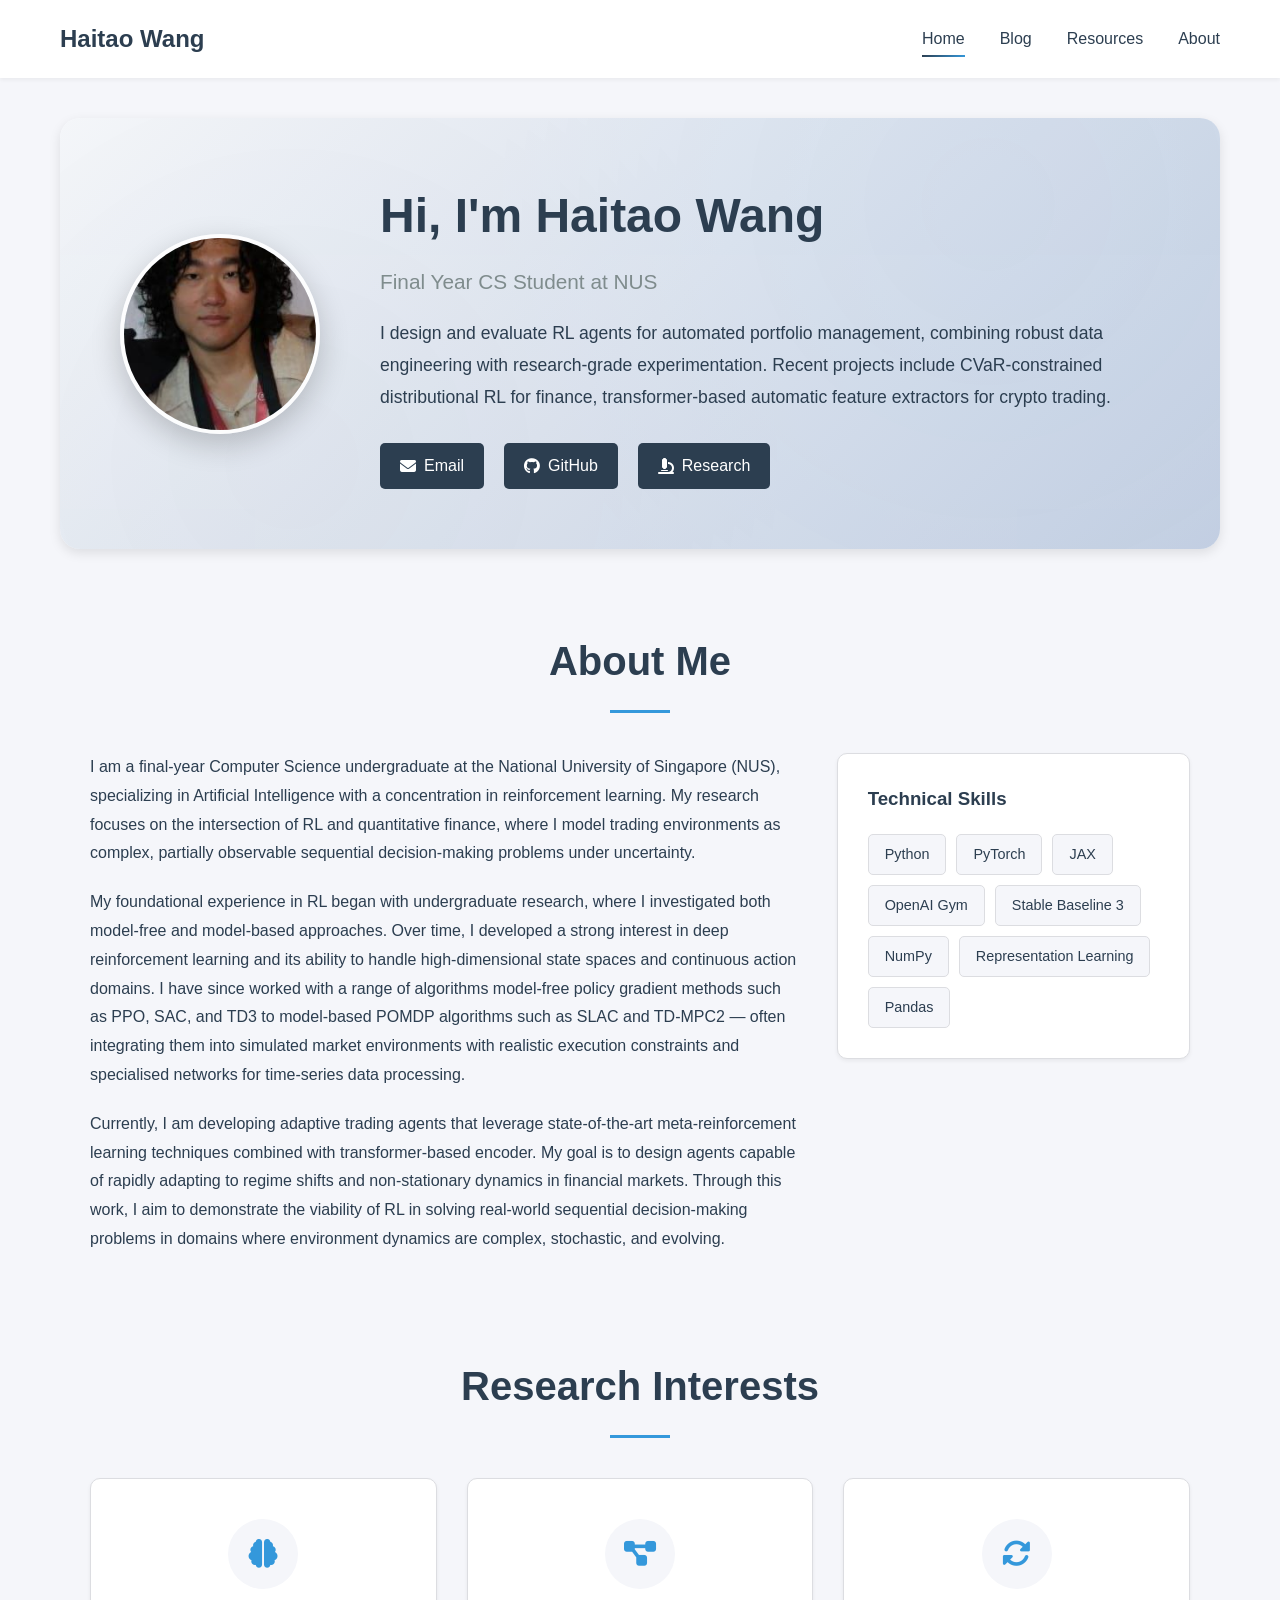
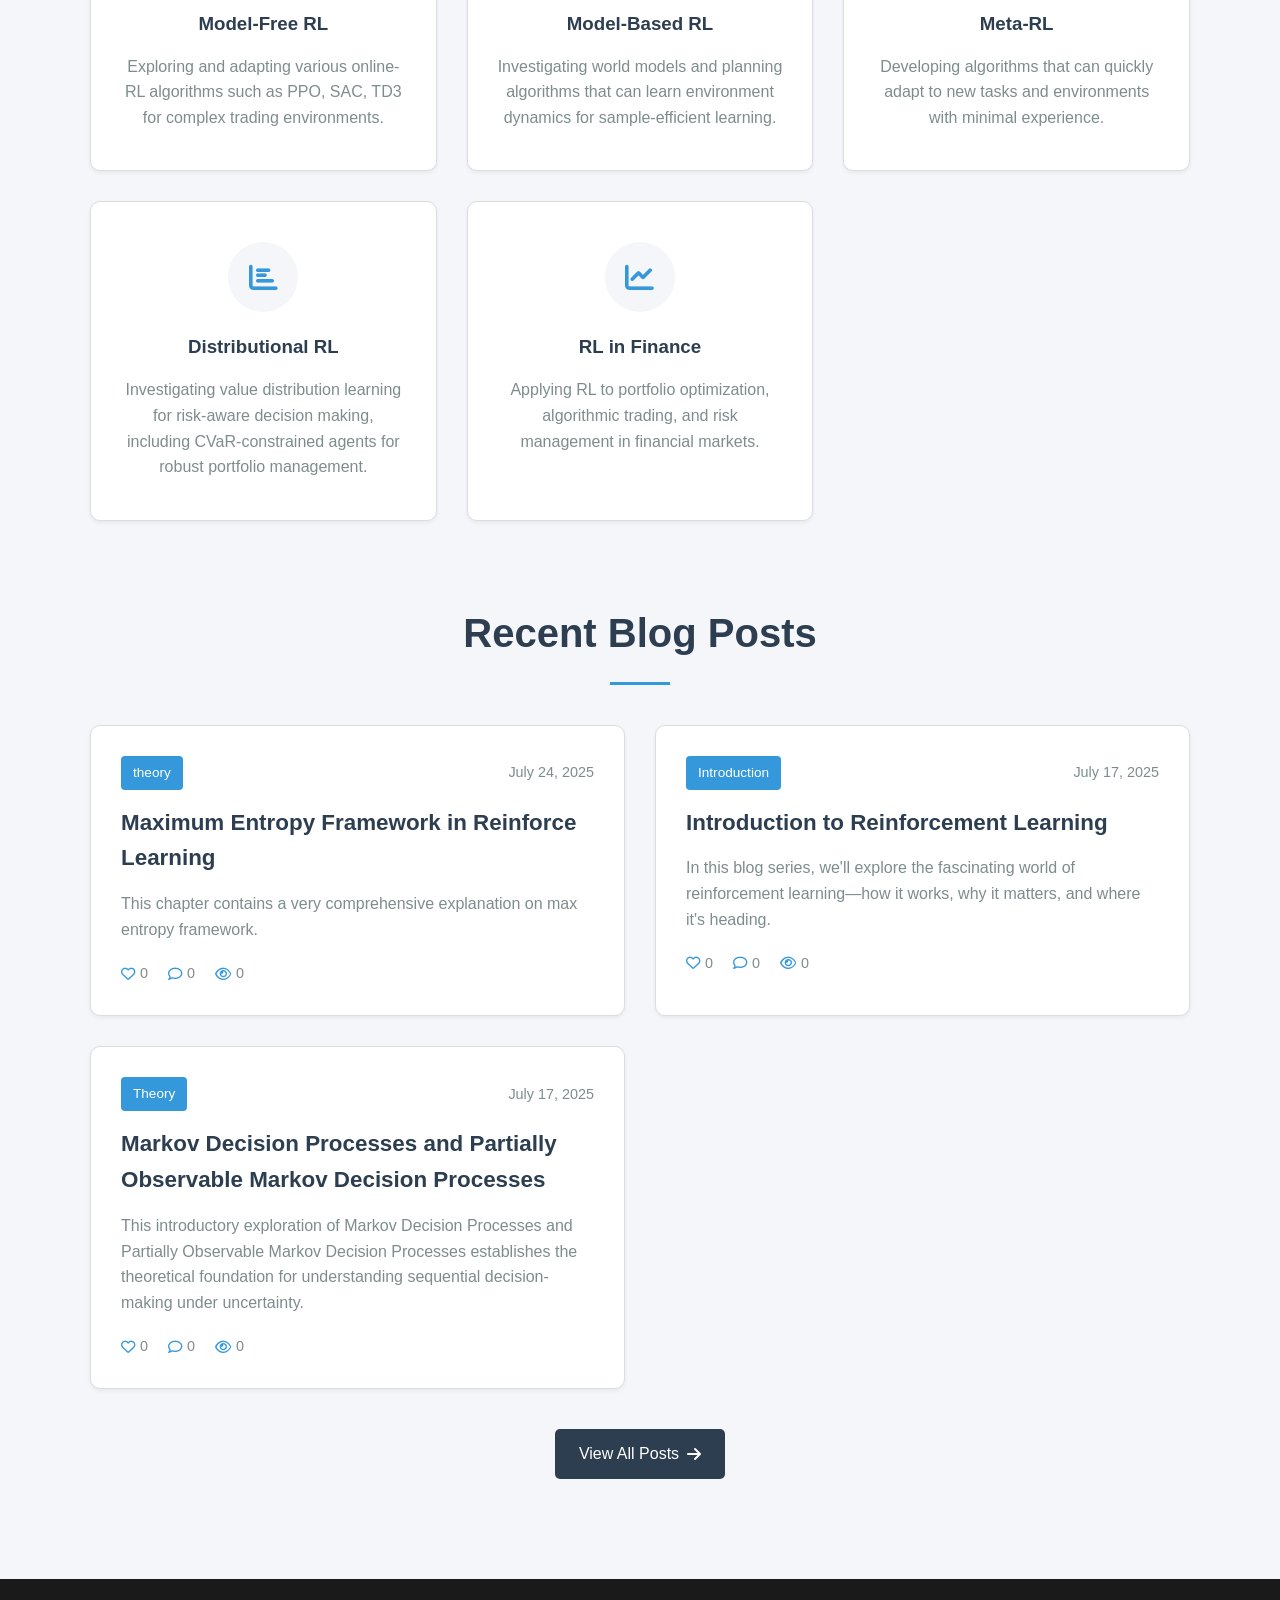
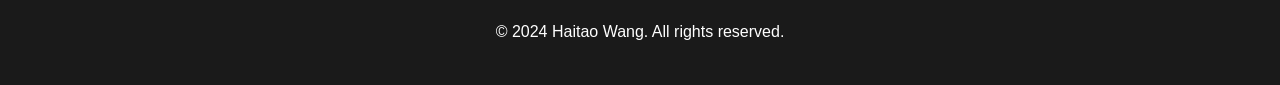
<file: index.html>
<!DOCTYPE html>
<html lang="en">
<head>
    <meta charset="UTF-8">
    <meta name="viewport" content="width=device-width, initial-scale=1.0">
    <title>Haitao Wang</title>
    <link rel="stylesheet" href="css/style.css">
    <link rel="stylesheet" href="https://cdnjs.cloudflare.com/ajax/libs/font-awesome/6.4.0/css/all.min.css">
</head>
<body>
<header>
    <div class="container">
        <nav>
            <a href="index.html" class="nav-logo">Haitao Wang</a>
            <div class="nav-links">
                <a href="index.html">Home</a>
                <a href="blog.html">Blog</a>
                <a href="resources.html">Resources</a>
                <a href="about.html">About</a>
            </div>
        </nav>
    </div>
</header>

<div class="container">
    <!-- Hero Section -->
    <div class="hero-section">
        <div class="hero-bg-animation"></div>
        <div class="hero-content-wrapper">
            <img src="images/profile.jpeg" alt="Haitao Wang" class="profile-image">
            <div class="hero-content">
                <h1 class="hero-title">Hi, I'm Haitao Wang</h1>
                <div class="hero-subtitle"> Final Year CS Student at NUS</div>
                <p class="hero-description">
                    I design and evaluate RL agents for automated portfolio management, combining robust data engineering with research-grade experimentation.
                    Recent projects include CVaR-constrained distributional RL for finance, transformer-based automatic feature extractors for crypto trading.
                <div class="hero-links">
                    <a href="mailto:e1070551@u.nus.edu" class="hero-link"><i class="fas fa-envelope"></i> Email</a>
                    <a href="https://github.com/HAITAO2003" class="hero-link"><i class="fab fa-github"></i> GitHub</a>
                    <a href="#research" class="hero-link"><i class="fas fa-microscope"></i> Research</a>
                </div>
            </div>
        </div>
    </div>

    <!-- About Section -->
    <section class="about-section">
        <div class="section-content">
            <h2 class="section-title">About Me</h2>
            <div class="about-grid">
                <div class="about-text">
                    <p> I am a final-year Computer Science undergraduate at the National University of Singapore (NUS),
                        specializing in Artificial Intelligence with a concentration in reinforcement learning. My research
                        focuses on the intersection of RL and quantitative finance, where I model trading environments as complex,
                        partially observable sequential decision-making problems under uncertainty.
                    </p>
                    <p> My foundational experience in RL began with undergraduate research, where I investigated both
                        model-free and model-based approaches. Over time, I developed a strong interest in deep reinforcement
                        learning and its ability to handle high-dimensional state spaces and continuous action domains.
                        I have since worked with a range of algorithms model-free policy gradient methods
                        such as PPO, SAC, and TD3 to model-based POMDP algorithms such as SLAC and TD-MPC2 — often integrating
                        them into simulated market environments with realistic execution constraints and specialised networks
                        for time-series data processing.
                    </p>
                    <p> Currently, I am developing adaptive trading agents that leverage state-of-the-art meta-reinforcement
                        learning techniques combined with transformer-based encoder. My goal is to design agents
                        capable of rapidly adapting to regime shifts and non-stationary dynamics in financial markets.
                        Through this work, I aim to demonstrate the viability of RL in solving real-world sequential
                        decision-making problems in domains where environment dynamics are complex, stochastic,
                        and evolving. </p>
                </div>
                <div class="skills-card">
                    <h3>Technical Skills</h3>
                    <div class="skill-tags">
                        <span class="skill-tag">Python</span>
                        <span class="skill-tag">PyTorch</span>
                        <span class="skill-tag">JAX</span>
                        <span class="skill-tag">OpenAI Gym</span>
                        <span class="skill-tag">Stable Baseline 3</span>
                        <span class="skill-tag">NumPy</span>
                        <span class="skill-tag">Representation Learning</span>
                        <span class="skill-tag">Pandas</span>
                    </div>
                </div>
            </div>
        </div>
    </section>

    <!-- Research Interests -->
    <section id="research" class="research-section">
        <div class="section-content">
            <h2 class="section-title">Research Interests</h2>
            <div class="research-grid">
                <div class="research-card">
                    <div class="research-icon"><i class="fas fa-brain"></i></div>
                    <h3>Model-Free RL</h3>
                    <p>Exploring and adapting various online-RL algorithms such as PPO, SAC, TD3 for complex trading environments.</p>
                </div>
                <div class="research-card">
                    <div class="research-icon"><i class="fas fa-project-diagram"></i></div>
                    <h3>Model-Based RL</h3>
                    <p>Investigating world models and planning algorithms that can learn environment dynamics for sample-efficient learning.</p>
                </div>
                <div class="research-card">
                    <div class="research-icon"><i class="fas fa-sync-alt"></i></div>
                    <h3>Meta-RL</h3>
                    <p>Developing algorithms that can quickly adapt to new tasks and environments with minimal experience.</p>
                </div>
                <div class="research-card">
                    <div class="research-icon"><i class="fas fa-chart-bar"></i></div>
                    <h3>Distributional RL</h3>
                    <p>Investigating value distribution learning for risk-aware decision making, including CVaR-constrained agents for robust portfolio management.</p>
                </div>
                <div class="research-card">
                    <div class="research-icon"><i class="fas fa-chart-line"></i></div>
                    <h3>RL in Finance</h3>
                    <p>Applying RL to portfolio optimization, algorithmic trading, and risk management in financial markets.</p>
                </div>
            </div>
        </div>
    </section>

    <!-- Recent Blog Posts -->
    <section class="blog-section">
        <div class="section-content">
            <h2 class="section-title">Recent Blog Posts</h2>
            <div class="recent-posts" id="home-recent-posts">
                <!-- Blog posts will be dynamically loaded here -->
            </div>
            <div class="blog-cta">
                <a href="blog.html" class="btn-primary">View All Posts <i class="fas fa-arrow-right"></i></a>
            </div>
        </div>
    </section>
</div>

<footer>
    <div class="container">
        <p>&copy; 2024 Haitao Wang. All rights reserved.</p>
    </div>
</footer>

<script src="js/main.js"></script>
</body>
</html>
</file>
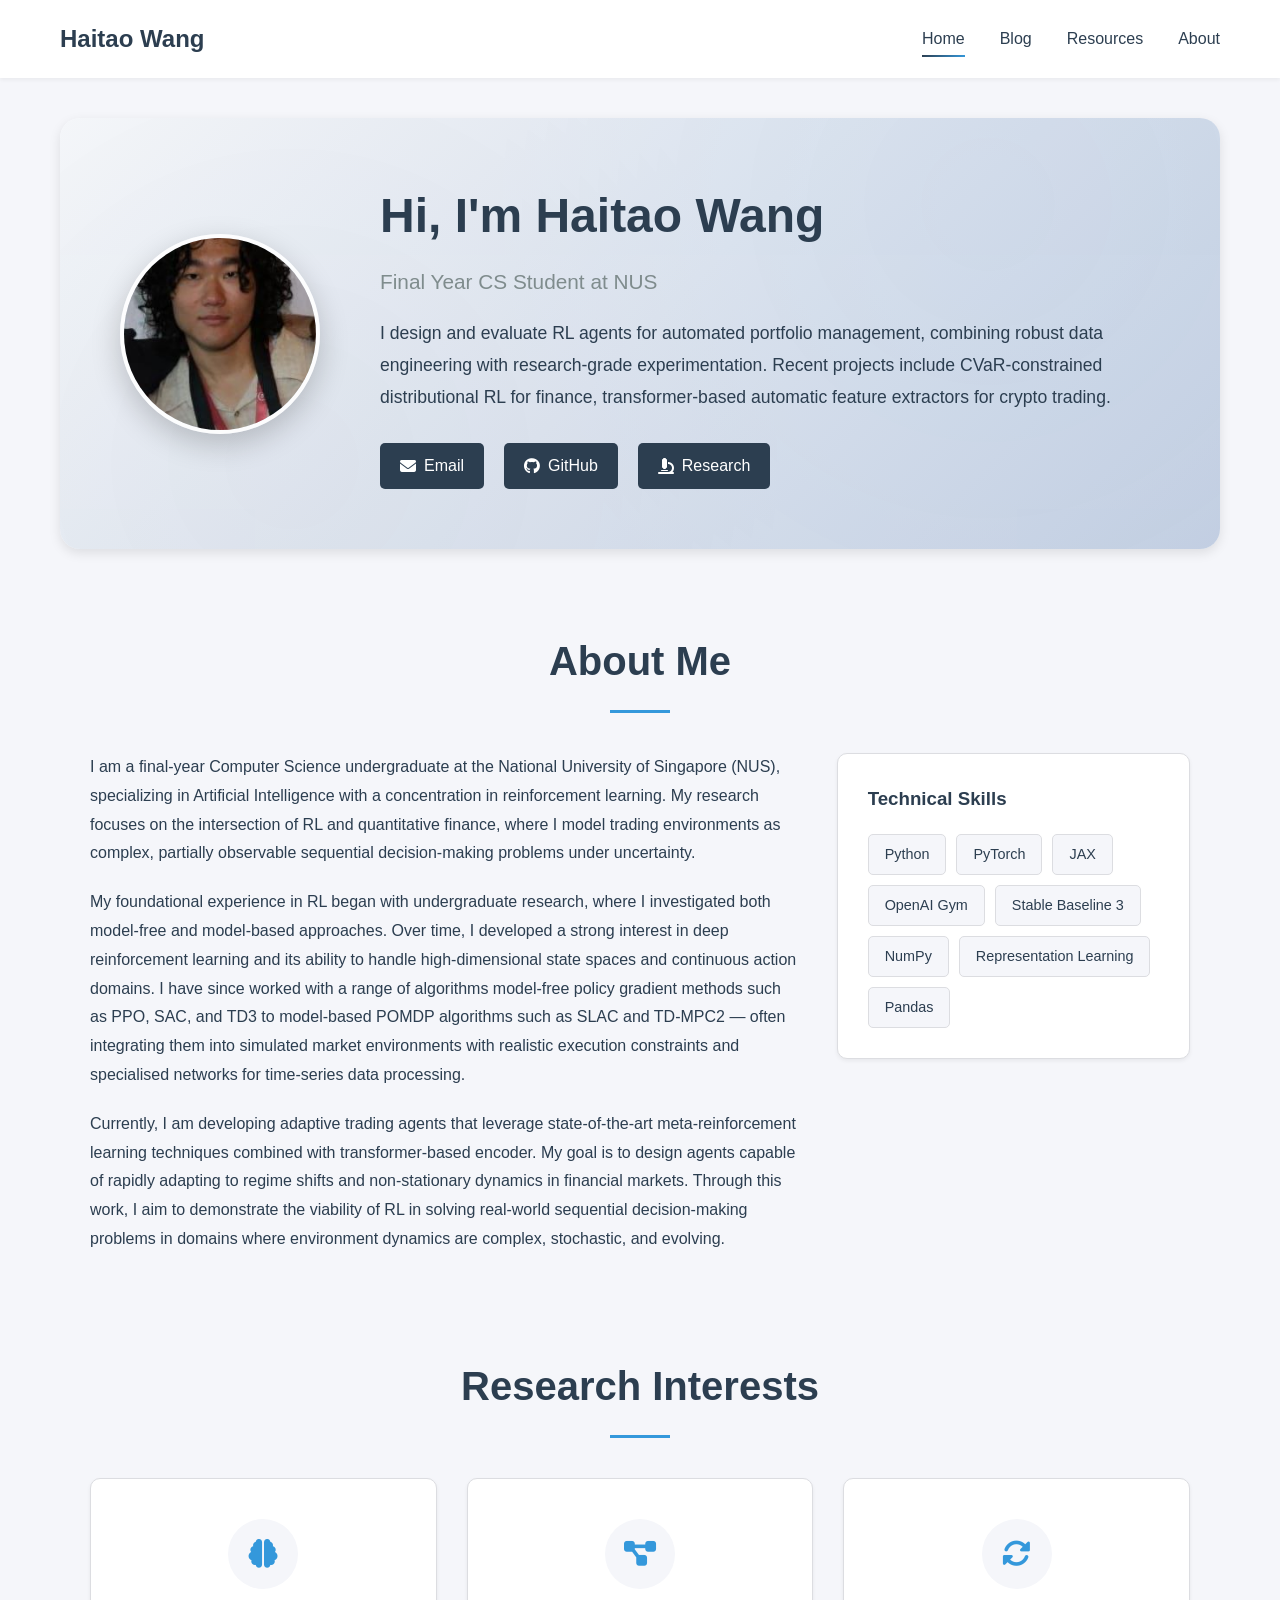
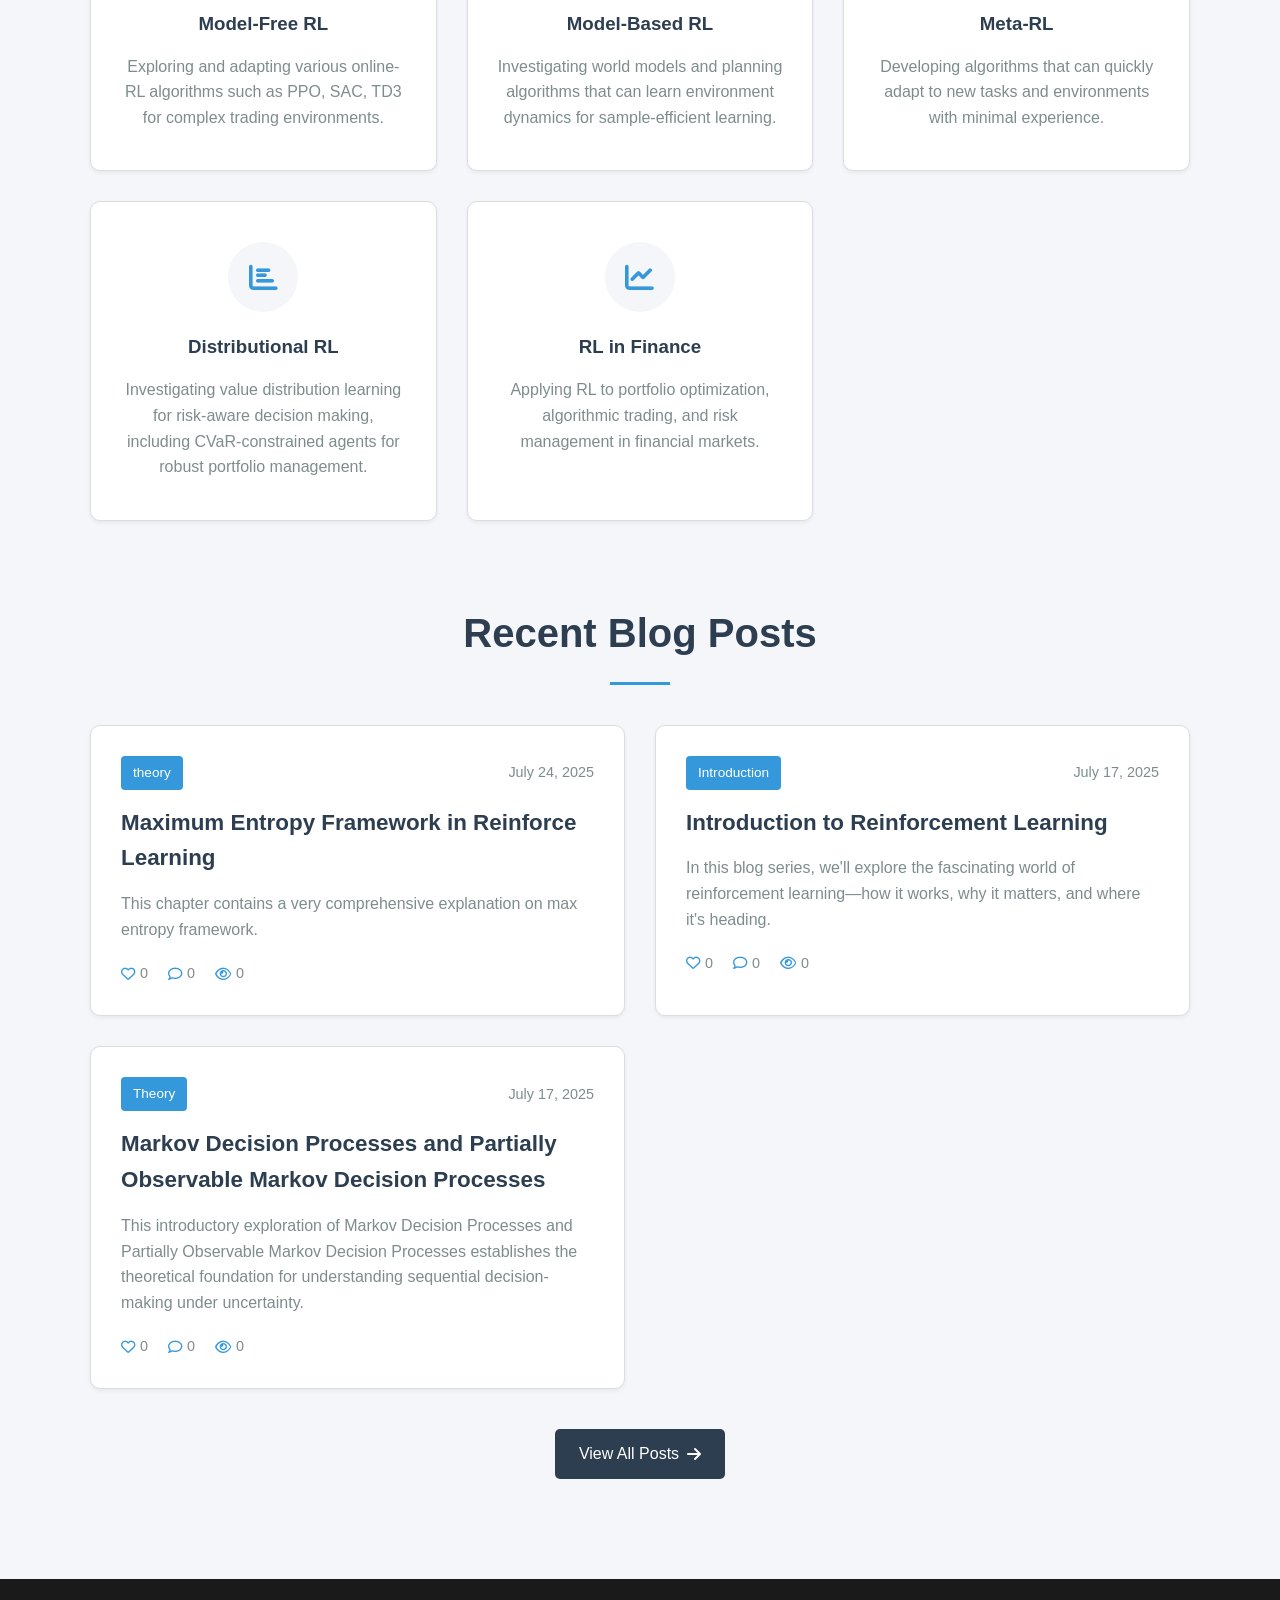
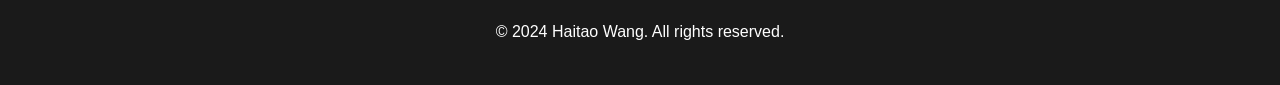
<file: about.html>
<!DOCTYPE html>
<html lang="en">
<head>
    <meta charset="UTF-8">
    <meta http-equiv="refresh" content="0; url=index.html">
    <title>Redirecting...</title>
    <script>
        window.location.href = "index.html";
    </script>
</head>
<body>
<p>Redirecting to home page...</p>
</body>
</html>
</file>
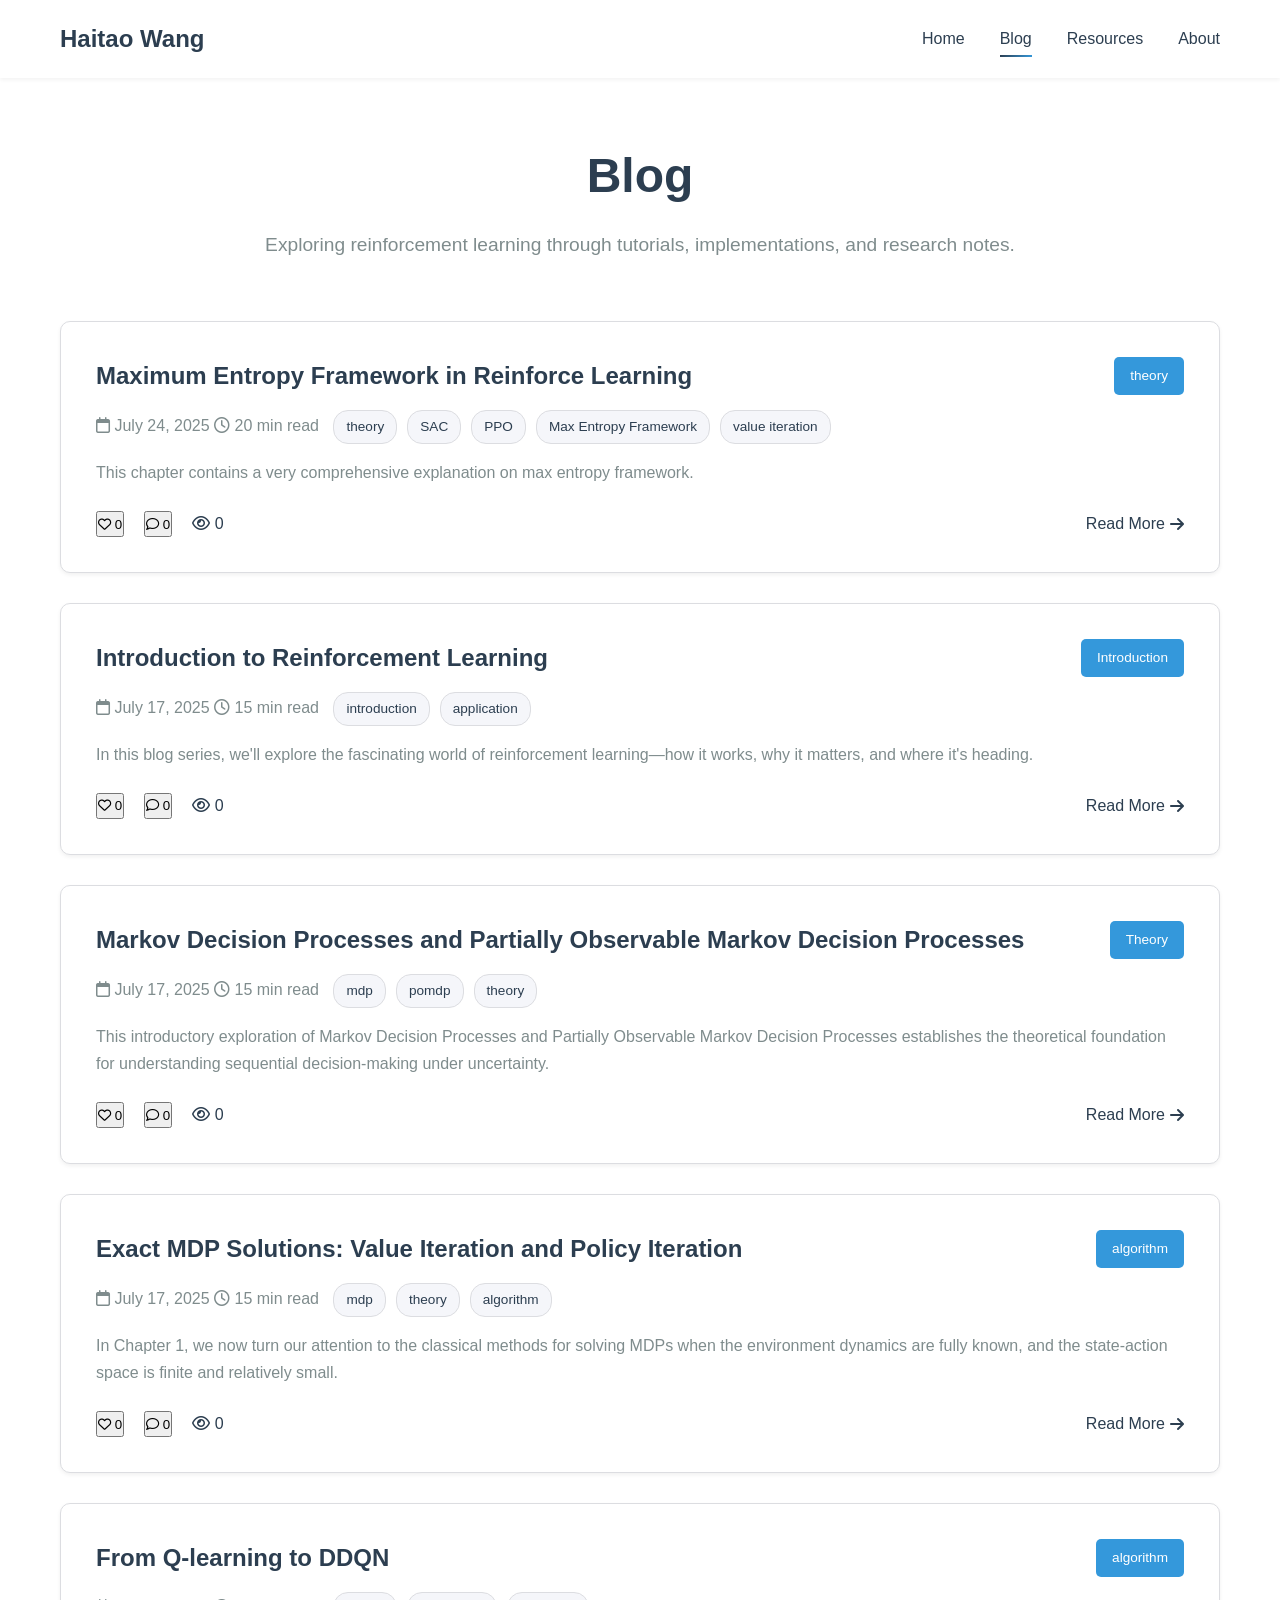
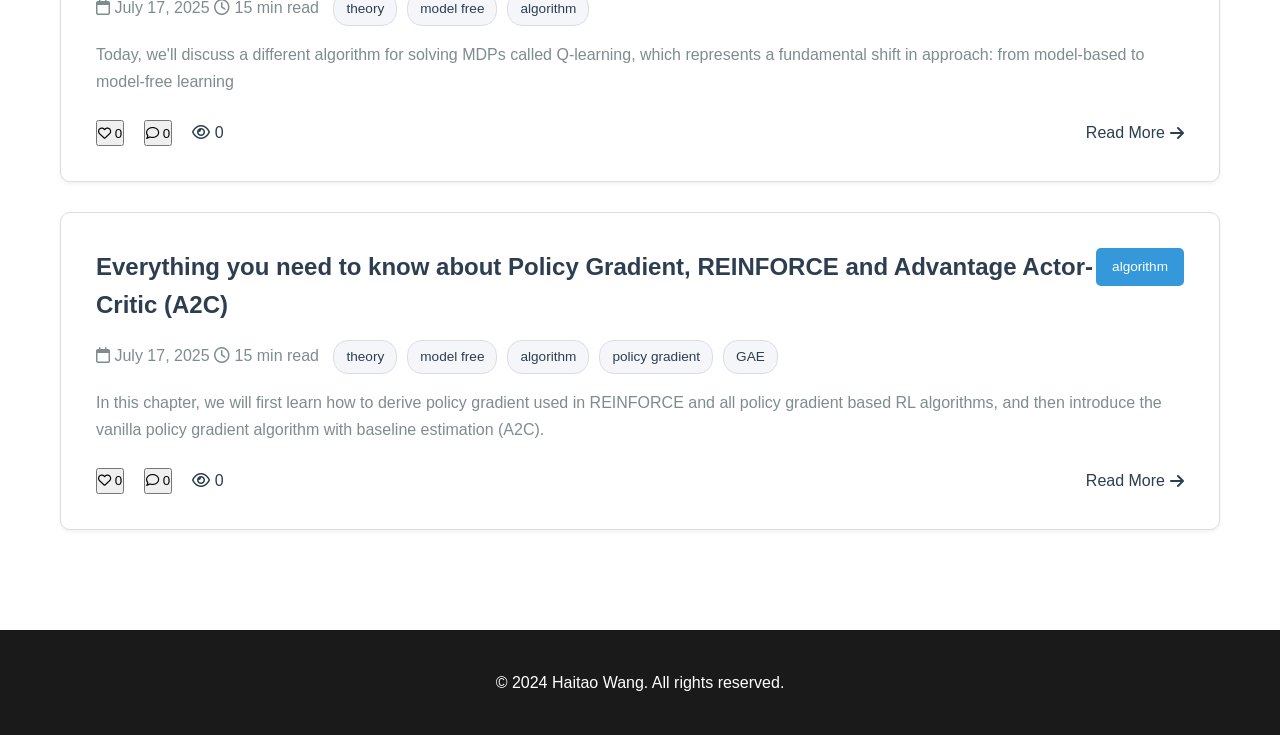
<file: blog.html>
<!DOCTYPE html>
<html lang="en">
<head>
    <meta charset="UTF-8">
    <meta name="viewport" content="width=device-width, initial-scale=1.0">
    <title>Blog - Haitao Wang</title>
    <link rel="stylesheet" href="css/style.css">
    <link rel="stylesheet" href="https://cdnjs.cloudflare.com/ajax/libs/font-awesome/6.4.0/css/all.min.css">
</head>
<body class="blog-page-body">
<header>
    <div class="container">
        <nav>
            <a href="index.html" class="nav-logo">Haitao Wang</a>
            <div class="nav-links">
                <a href="index.html">Home</a>
                <a href="blog.html">Blog</a>
                <a href="resources.html">Resources</a>
                <a href="about.html">About</a>
            </div>
        </nav>
    </div>
</header>

<div class="container">
    <div class="blog-header">
        <h1 class="page-title">Blog</h1>
        <p class="page-subtitle">Exploring reinforcement learning through tutorials, implementations, and research notes.</p>
    </div>

    <div class="blog-list" id="blog-list-container">
        <!-- Blog posts will be dynamically loaded here -->
    </div>
</div>

<footer>
    <div class="container">
        <p>&copy; 2024 Haitao Wang. All rights reserved.</p>
    </div>
</footer>

<script src="js/main.js"></script>
</body>
</html>
</file>
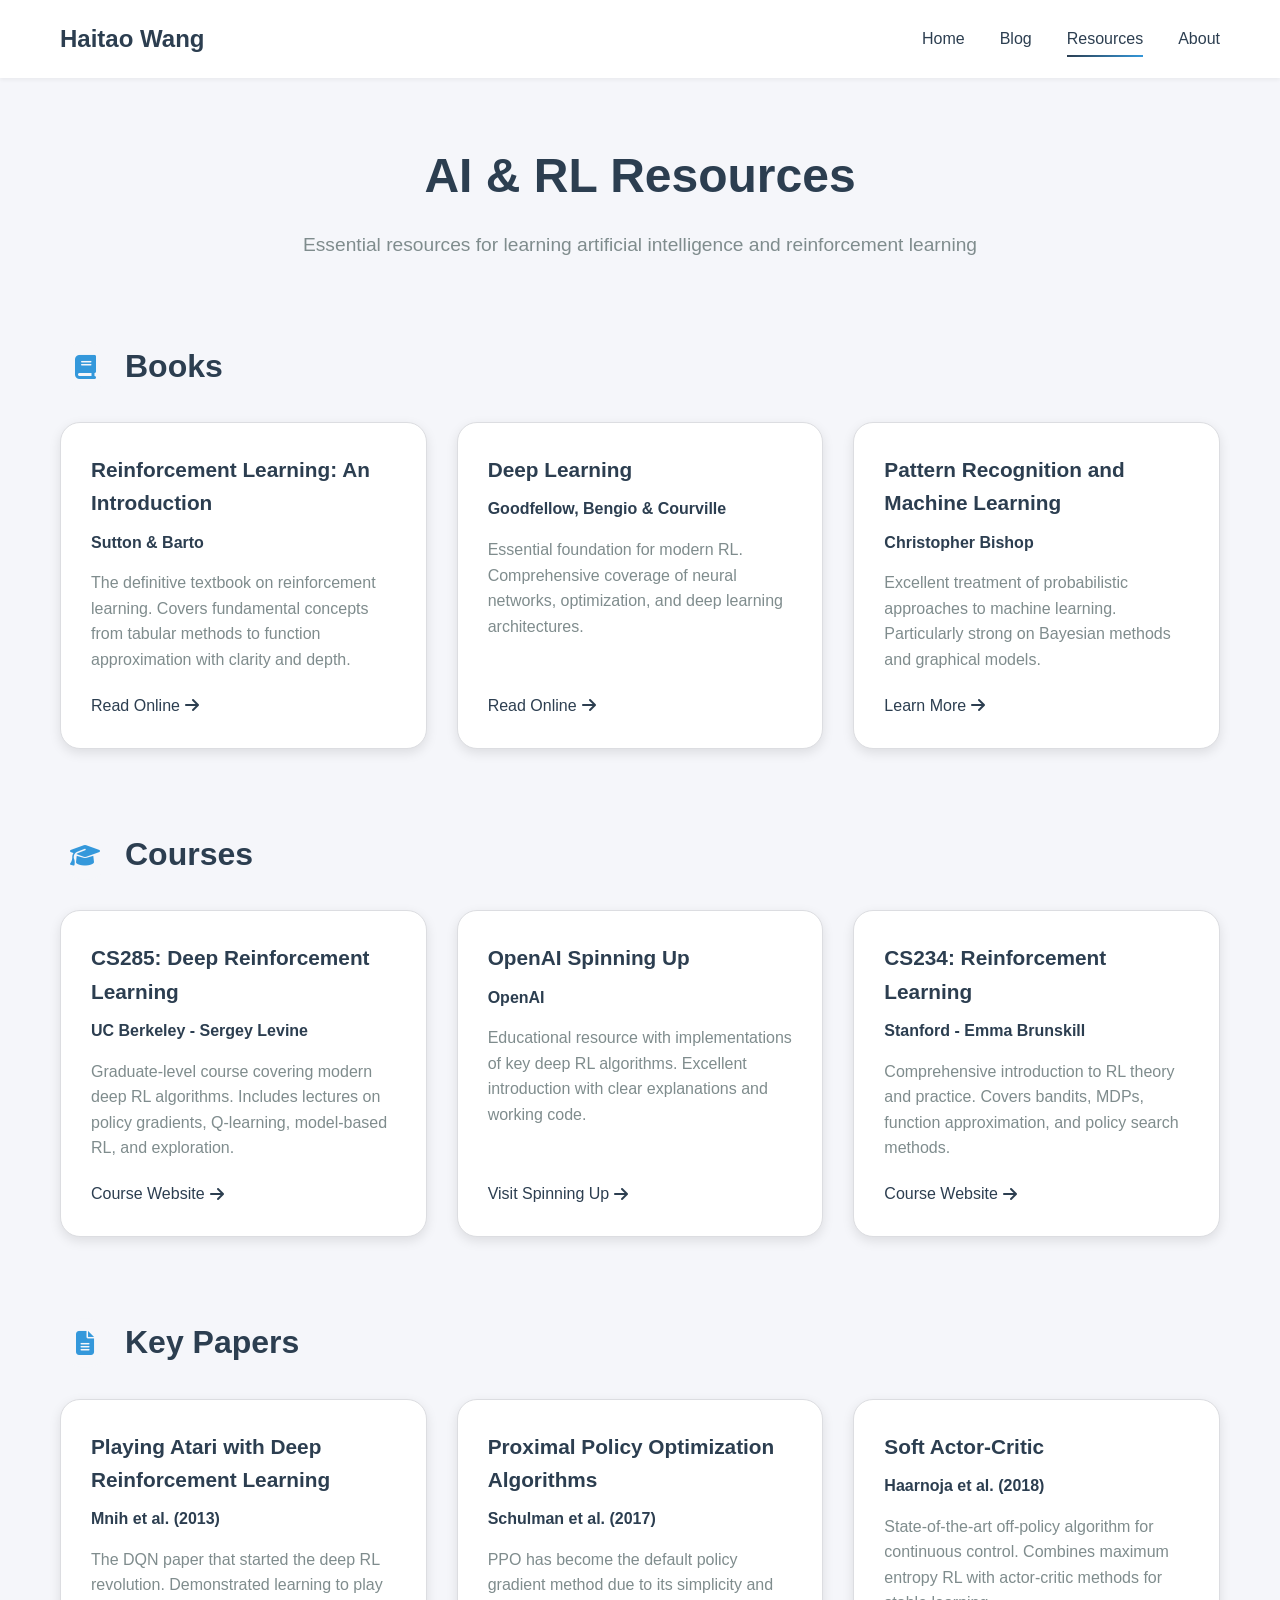
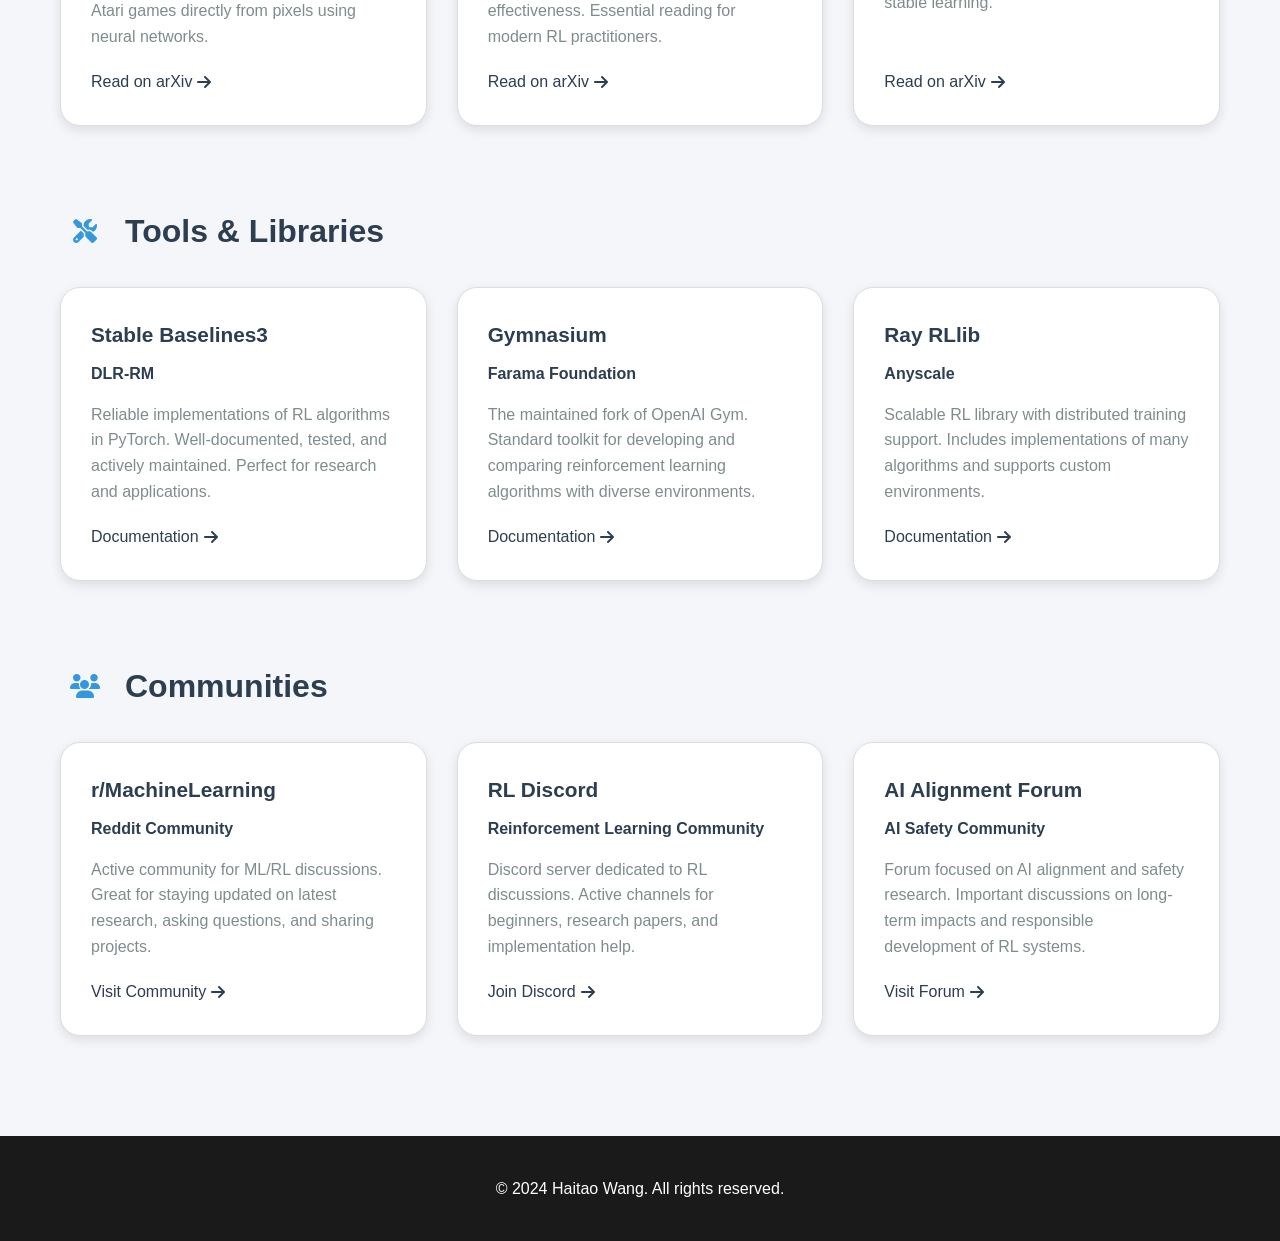
<file: resources.html>
<!DOCTYPE html>
<html lang="en">
<head>
    <meta charset="UTF-8">
    <meta name="viewport" content="width=device-width, initial-scale=1.0">
    <title>Resources - Haitao Wang</title>
    <link rel="stylesheet" href="css/style.css">
    <link rel="stylesheet" href="https://cdnjs.cloudflare.com/ajax/libs/font-awesome/6.4.0/css/all.min.css">
    <style>
        .resources-header {
            text-align: center;
            margin: 60px 0;
        }

        .resources-section {
            margin-bottom: 60px;
        }

        .resources-grid {
            display: grid;
            grid-template-columns: repeat(auto-fit, minmax(350px, 1fr));
            gap: 30px;
            margin-bottom: 40px;
        }

        .resource-card {
            background: var(--card-bg);
            padding: 30px;
            border-radius: 20px;
            box-shadow: var(--shadow-md);
            transition: all 0.3s ease;
            border: 1px solid var(--border-color);
            height: 100%;
            display: flex;
            flex-direction: column;
        }

        .resource-card:hover {
            transform: translateY(-5px);
            box-shadow: var(--shadow-lg);
            border-color: var(--accent-color);
        }

        .resource-title {
            font-size: 1.3rem;
            color: var(--text-dark);
            margin-bottom: 10px;
        }

        .resource-author {
            color: var(--primary-color);
            font-weight: 600;
            margin-bottom: 15px;
        }

        .resource-description {
            color: var(--text-light);
            line-height: 1.6;
            margin-bottom: 20px;
            flex-grow: 1;
        }

        .resource-link {
            display: inline-flex;
            align-items: center;
            gap: 5px;
            color: var(--primary-color);
            text-decoration: none;
            font-weight: 500;
            transition: gap 0.3s ease;
        }

        .resource-link:hover {
            gap: 10px;
        }

        .section-header {
            display: flex;
            align-items: center;
            gap: 15px;
            margin-bottom: 30px;
        }

        .section-icon {
            width: 50px;
            height: 50px;
            background: var(--light-bg);
            border-radius: 50%;
            display: flex;
            align-items: center;
            justify-content: center;
            font-size: 1.5rem;
            color: var(--accent-color);
        }

        .section-header h2 {
            font-size: 2rem;
            color: var(--primary-color);
            margin: 0;
        }

        @media (max-width: 768px) {
            .resources-grid {
                grid-template-columns: 1fr;
            }
        }
    </style>
</head>
<body>
<header>
    <div class="container">
        <nav>
            <a href="index.html" class="nav-logo">Haitao Wang</a>
            <div class="nav-links">
                <a href="index.html">Home</a>
                <a href="blog.html">Blog</a>
                <a href="resources.html">Resources</a>
                <a href="about.html">About</a>
            </div>
        </nav>
    </div>
</header>

<div class="container">
    <div class="resources-header">
        <h1 class="page-title">AI & RL Resources</h1>
        <p class="page-subtitle">Essential resources for learning artificial intelligence and reinforcement learning</p>
    </div>

    <!-- Books Section -->
    <section class="resources-section">
        <div class="section-header">
            <div class="section-icon">
                <i class="fas fa-book"></i>
            </div>
            <h2>Books</h2>
        </div>
        <div class="resources-grid">
            <div class="resource-card">
                <h3 class="resource-title">Reinforcement Learning: An Introduction</h3>
                <p class="resource-author">Sutton & Barto</p>
                <p class="resource-description">
                    The definitive textbook on reinforcement learning. Covers fundamental concepts from
                    tabular methods to function approximation with clarity and depth.
                </p>
                <a href="http://incompleteideas.net/book/the-book-2nd.html" target="_blank" class="resource-link">
                    Read Online <i class="fas fa-arrow-right"></i>
                </a>
            </div>

            <div class="resource-card">
                <h3 class="resource-title">Deep Learning</h3>
                <p class="resource-author">Goodfellow, Bengio & Courville</p>
                <p class="resource-description">
                    Essential foundation for modern RL. Comprehensive coverage of neural networks,
                    optimization, and deep learning architectures.
                </p>
                <a href="https://www.deeplearningbook.org/" target="_blank" class="resource-link">
                    Read Online <i class="fas fa-arrow-right"></i>
                </a>
            </div>

            <div class="resource-card">
                <h3 class="resource-title">Pattern Recognition and Machine Learning</h3>
                <p class="resource-author">Christopher Bishop</p>
                <p class="resource-description">
                    Excellent treatment of probabilistic approaches to machine learning. Particularly
                    strong on Bayesian methods and graphical models.
                </p>
                <a href="https://www.microsoft.com/en-us/research/people/cmbishop/prml-book/" target="_blank" class="resource-link">
                    Learn More <i class="fas fa-arrow-right"></i>
                </a>
            </div>
        </div>
    </section>

    <!-- Courses Section -->
    <section class="resources-section">
        <div class="section-header">
            <div class="section-icon">
                <i class="fas fa-graduation-cap"></i>
            </div>
            <h2>Courses</h2>
        </div>
        <div class="resources-grid">
            <div class="resource-card">
                <h3 class="resource-title">CS285: Deep Reinforcement Learning</h3>
                <p class="resource-author">UC Berkeley - Sergey Levine</p>
                <p class="resource-description">
                    Graduate-level course covering modern deep RL algorithms. Includes lectures on
                    policy gradients, Q-learning, model-based RL, and exploration.
                </p>
                <a href="http://rail.eecs.berkeley.edu/deeprlcourse/" target="_blank" class="resource-link">
                    Course Website <i class="fas fa-arrow-right"></i>
                </a>
            </div>

            <div class="resource-card">
                <h3 class="resource-title">OpenAI Spinning Up</h3>
                <p class="resource-author">OpenAI</p>
                <p class="resource-description">
                    Educational resource with implementations of key deep RL algorithms. Excellent
                    introduction with clear explanations and working code.
                </p>
                <a href="https://spinningup.openai.com/" target="_blank" class="resource-link">
                    Visit Spinning Up <i class="fas fa-arrow-right"></i>
                </a>
            </div>

            <div class="resource-card">
                <h3 class="resource-title">CS234: Reinforcement Learning</h3>
                <p class="resource-author">Stanford - Emma Brunskill</p>
                <p class="resource-description">
                    Comprehensive introduction to RL theory and practice. Covers bandits, MDPs,
                    function approximation, and policy search methods.
                </p>
                <a href="https://web.stanford.edu/class/cs234/" target="_blank" class="resource-link">
                    Course Website <i class="fas fa-arrow-right"></i>
                </a>
            </div>
        </div>
    </section>

    <!-- Papers Section -->
    <section class="resources-section">
        <div class="section-header">
            <div class="section-icon">
                <i class="fas fa-file-alt"></i>
            </div>
            <h2>Key Papers</h2>
        </div>
        <div class="resources-grid">
            <div class="resource-card">
                <h3 class="resource-title">Playing Atari with Deep Reinforcement Learning</h3>
                <p class="resource-author">Mnih et al. (2013)</p>
                <p class="resource-description">
                    The DQN paper that started the deep RL revolution. Demonstrated learning to play
                    Atari games directly from pixels using neural networks.
                </p>
                <a href="https://arxiv.org/abs/1312.5602" target="_blank" class="resource-link">
                    Read on arXiv <i class="fas fa-arrow-right"></i>
                </a>
            </div>

            <div class="resource-card">
                <h3 class="resource-title">Proximal Policy Optimization Algorithms</h3>
                <p class="resource-author">Schulman et al. (2017)</p>
                <p class="resource-description">
                    PPO has become the default policy gradient method due to its simplicity and
                    effectiveness. Essential reading for modern RL practitioners.
                </p>
                <a href="https://arxiv.org/abs/1707.06347" target="_blank" class="resource-link">
                    Read on arXiv <i class="fas fa-arrow-right"></i>
                </a>
            </div>

            <div class="resource-card">
                <h3 class="resource-title">Soft Actor-Critic</h3>
                <p class="resource-author">Haarnoja et al. (2018)</p>
                <p class="resource-description">
                    State-of-the-art off-policy algorithm for continuous control. Combines maximum
                    entropy RL with actor-critic methods for stable learning.
                </p>
                <a href="https://arxiv.org/abs/1801.01290" target="_blank" class="resource-link">
                    Read on arXiv <i class="fas fa-arrow-right"></i>
                </a>
            </div>
        </div>
    </section>

    <!-- Tools Section -->
    <section class="resources-section">
        <div class="section-header">
            <div class="section-icon">
                <i class="fas fa-tools"></i>
            </div>
            <h2>Tools & Libraries</h2>
        </div>
        <div class="resources-grid">
            <div class="resource-card">
                <h3 class="resource-title">Stable Baselines3</h3>
                <p class="resource-author">DLR-RM</p>
                <p class="resource-description">
                    Reliable implementations of RL algorithms in PyTorch. Well-documented, tested,
                    and actively maintained. Perfect for research and applications.
                </p>
                <a href="https://stable-baselines3.readthedocs.io/" target="_blank" class="resource-link">
                    Documentation <i class="fas fa-arrow-right"></i>
                </a>
            </div>

            <div class="resource-card">
                <h3 class="resource-title">Gymnasium</h3>
                <p class="resource-author">Farama Foundation</p>
                <p class="resource-description">
                    The maintained fork of OpenAI Gym. Standard toolkit for developing and comparing
                    reinforcement learning algorithms with diverse environments.
                </p>
                <a href="https://gymnasium.farama.org/" target="_blank" class="resource-link">
                    Documentation <i class="fas fa-arrow-right"></i>
                </a>
            </div>

            <div class="resource-card">
                <h3 class="resource-title">Ray RLlib</h3>
                <p class="resource-author">Anyscale</p>
                <p class="resource-description">
                    Scalable RL library with distributed training support. Includes implementations
                    of many algorithms and supports custom environments.
                </p>
                <a href="https://docs.ray.io/en/latest/rllib/index.html" target="_blank" class="resource-link">
                    Documentation <i class="fas fa-arrow-right"></i>
                </a>
            </div>
        </div>
    </section>

    <!-- Communities Section -->
    <section class="resources-section">
        <div class="section-header">
            <div class="section-icon">
                <i class="fas fa-users"></i>
            </div>
            <h2>Communities</h2>
        </div>
        <div class="resources-grid">
            <div class="resource-card">
                <h3 class="resource-title">r/MachineLearning</h3>
                <p class="resource-author">Reddit Community</p>
                <p class="resource-description">
                    Active community for ML/RL discussions. Great for staying updated on latest
                    research, asking questions, and sharing projects.
                </p>
                <a href="https://www.reddit.com/r/MachineLearning/" target="_blank" class="resource-link">
                    Visit Community <i class="fas fa-arrow-right"></i>
                </a>
            </div>

            <div class="resource-card">
                <h3 class="resource-title">RL Discord</h3>
                <p class="resource-author">Reinforcement Learning Community</p>
                <p class="resource-description">
                    Discord server dedicated to RL discussions. Active channels for beginners,
                    research papers, and implementation help.
                </p>
                <a href="https://discord.gg/reinforcement-learning" target="_blank" class="resource-link">
                    Join Discord <i class="fas fa-arrow-right"></i>
                </a>
            </div>

            <div class="resource-card">
                <h3 class="resource-title">AI Alignment Forum</h3>
                <p class="resource-author">AI Safety Community</p>
                <p class="resource-description">
                    Forum focused on AI alignment and safety research. Important discussions on
                    long-term impacts and responsible development of RL systems.
                </p>
                <a href="https://www.alignmentforum.org/" target="_blank" class="resource-link">
                    Visit Forum <i class="fas fa-arrow-right"></i>
                </a>
            </div>
        </div>
    </section>
</div>

<footer>
    <div class="container">
        <p>&copy; 2024 Haitao Wang. All rights reserved.</p>
    </div>
</footer>

<script src="js/main.js"></script>
</body>
</html>
</file>
<file: css/style.css>
* {
    margin: 0;
    padding: 0;
    box-sizing: border-box;
}

:root {
    --primary-color: #2c3e50;
    --secondary-color: #34495e;
    --accent-color: #3498db;
    --success-color: #27ae60;
    --danger-color: #e74c3c;
    --dark-bg: #1a1a1a;
    --light-bg: #f5f6fa;
    --card-bg: #ffffff;
    --text-dark: #2c3e50;
    --text-light: #7f8c8d;
    --border-color: #dcdde1;
    --shadow-sm: 0 2px 4px rgba(0,0,0,0.06);
    --shadow-md: 0 4px 12px rgba(0,0,0,0.1);
    --shadow-lg: 0 8px 24px rgba(0,0,0,0.15);
    --gradient-primary: linear-gradient(135deg, var(--primary-color) 0%, var(--accent-color) 100%);
}

body {
    font-family: -apple-system, BlinkMacSystemFont, 'Segoe UI', Roboto, 'Helvetica Neue', Arial, sans-serif;
    line-height: 1.6;
    color: var(--text-dark);
    background-color: var(--light-bg);
    overflow-x: hidden;
}

/* Medium-style font for blog content */
.blog-page-body {
    background-color: #ffffff;
    min-height: 100vh;
}

.blog-post-content,
.blog-post-content p,
.blog-post-content li {
    font-family: charter, Georgia, Cambria, "Times New Roman", Times, serif;
    font-size: 19px;
    line-height: 1.58;
    letter-spacing: -0.003em;
}

.blog-post-content h1,
.blog-post-content h2,
.blog-post-content h3,
.blog-post-content h4,
.blog-post-content h5,
.blog-post-content h6 {
    font-family: sohne, "Helvetica Neue", Helvetica, Arial, sans-serif;
    font-weight: 700;
    letter-spacing: -0.022em;
}

/* Math equation styling */
.math-block {
    margin: 20px 0;
    display: flex;
    justify-content: center;
    padding: 10px 0;
}

.math-block .katex-display {
    text-align: left !important;
    margin: 0 !important;
    display: block !important;
    font-size: 19px !important;
}

.math-block .katex-display > .katex {
    text-align: left !important;
    font-size: 19px !important;
}

/* Hide equation numbers in align environments */
.katex .tag {
    display: none !important;
}

.katex .eqn-num {
    display: none !important;
}

.katex .ams-align .tag {
    display: none !important;
}

/* For consecutive math blocks, ensure they align properly */
.math-block + .math-block {
    margin-top: 5px;
}

/* General KaTeX styling */
.katex-display {
    font-size: 19px !important;
}

.katex-display > .katex {
    font-size: 19px !important;
}

/* Inline math */
.katex {
    font-size: 19px !important;
}

.container {
    max-width: 1200px;
    margin: 0 auto;
    padding: 0 20px;
}

/* Header Styles */
header {
    background-color: rgba(255, 255, 255, 0.95);
    backdrop-filter: blur(10px);
    box-shadow: var(--shadow-sm);
    position: sticky;
    top: 0;
    z-index: 1000;
    transition: all 0.3s ease;
}

nav {
    display: flex;
    justify-content: space-between;
    align-items: center;
    padding: 20px 0;
}

.nav-logo {
    font-size: 1.5rem;
    font-weight: 700;
    color: var(--primary-color);
    text-decoration: none;
}

.nav-links {
    display: flex;
    gap: 35px;
}

.nav-links a {
    text-decoration: none;
    color: var(--text-dark);
    font-weight: 500;
    position: relative;
    transition: color 0.3s ease;
}

.nav-links a::after {
    content: '';
    position: absolute;
    bottom: -5px;
    left: 0;
    width: 0;
    height: 2px;
    background: var(--gradient-primary);
    transition: width 0.3s ease;
}

.nav-links a:hover,
.nav-links a.active {
    color: var(--primary-color);
}

.nav-links a:hover::after,
.nav-links a.active::after {
    width: 100%;
}

/* Hero Section */
.hero-section {
    margin: 40px 0;
    padding: 60px;
    background: linear-gradient(135deg, #f5f7fa 0%, #c3cfe2 100%);
    border-radius: 20px;
    position: relative;
    overflow: hidden;
    box-shadow: var(--shadow-md);
}

.hero-bg-animation {
    position: absolute;
    top: 0;
    left: 0;
    width: 100%;
    height: 100%;
    background:
            radial-gradient(circle at 20% 80%, rgba(52, 73, 94, 0.1) 0%, transparent 50%),
            radial-gradient(circle at 80% 20%, rgba(52, 152, 219, 0.1) 0%, transparent 50%);
    opacity: 0.3;
}

.hero-content-wrapper {
    display: flex;
    align-items: center;
    gap: 60px;
    position: relative;
    z-index: 1;
}

.profile-image {
    width: 200px;
    height: 200px;
    border-radius: 50%;
    object-fit: cover;
    border: 4px solid rgba(255, 255, 255, 0.9);
    box-shadow: 0 10px 30px rgba(0, 0, 0, 0.2);
}

.hero-content {
    flex: 1;
    color: var(--text-dark);
}

.hero-title {
    font-size: 3rem;
    font-weight: 700;
    margin-bottom: 10px;
    color: var(--primary-color);
}

.hero-subtitle {
    font-size: 1.3rem;
    color: var(--text-light);
    margin-bottom: 20px;
}

.hero-description {
    font-size: 1.1rem;
    line-height: 1.8;
    color: var(--text-dark);
    margin-bottom: 30px;
}

.hero-links {
    display: flex;
    gap: 20px;
}

.hero-link {
    display: inline-flex;
    align-items: center;
    gap: 8px;
    padding: 10px 20px;
    background: var(--primary-color);
    color: white;
    text-decoration: none;
    border-radius: 5px;
    transition: all 0.3s ease;
    font-weight: 500;
}

.hero-link:hover {
    background: var(--secondary-color);
    transform: translateY(-2px);
    box-shadow: 0 5px 15px rgba(0, 0, 0, 0.2);
}

@keyframes fadeInUp {
    from {
        opacity: 0;
        transform: translateY(30px);
    }
    to {
        opacity: 1;
        transform: translateY(0);
    }
}

/* Section Styles */
section {
    margin: 80px 0;
}

.section-content {
    max-width: 1100px;
    margin: 0 auto;
}

.section-title {
    font-size: 2.5rem;
    font-weight: 700;
    margin-bottom: 40px;
    text-align: center;
    color: var(--primary-color);
    position: relative;
    padding-bottom: 20px;
}

.section-title::after {
    content: '';
    position: absolute;
    bottom: 0;
    left: 50%;
    transform: translateX(-50%);
    width: 60px;
    height: 3px;
    background: var(--accent-color);
}

/* About Section */
.about-grid {
    display: grid;
    grid-template-columns: 2fr 1fr;
    gap: 40px;
    align-items: start;
}

.about-text p {
    margin-bottom: 20px;
    color: var(--text-dark);
    line-height: 1.8;
}

.skills-card {
    background: var(--card-bg);
    padding: 30px;
    border-radius: 10px;
    box-shadow: var(--shadow-sm);
    border: 1px solid var(--border-color);
}

.skills-card h3 {
    margin-bottom: 20px;
    color: var(--primary-color);
}

.skill-tags {
    display: flex;
    flex-wrap: wrap;
    gap: 10px;
}

.skill-tag {
    padding: 8px 16px;
    background: var(--light-bg);
    border-radius: 5px;
    font-size: 0.9rem;
    color: var(--text-dark);
    border: 1px solid var(--border-color);
    transition: all 0.3s ease;
}

.skill-tag:hover {
    background: var(--primary-color);
    color: white;
    border-color: var(--primary-color);
}

/* Research Section */
.research-grid {
    display: grid;
    grid-template-columns: repeat(auto-fit, minmax(280px, 1fr));
    gap: 30px;
}

.research-card {
    background: var(--card-bg);
    padding: 40px 30px;
    border-radius: 10px;
    box-shadow: var(--shadow-sm);
    text-align: center;
    transition: all 0.3s ease;
    border: 1px solid var(--border-color);
}

.research-card:hover {
    transform: translateY(-5px);
    box-shadow: var(--shadow-md);
    border-color: var(--accent-color);
}

.research-icon {
    width: 70px;
    height: 70px;
    margin: 0 auto 20px;
    background: var(--light-bg);
    border-radius: 50%;
    display: flex;
    align-items: center;
    justify-content: center;
    font-size: 1.8rem;
    color: var(--accent-color);
    transition: all 0.3s ease;
}

.research-card:hover .research-icon {
    background: var(--accent-color);
    color: white;
}

.research-card h3 {
    margin-bottom: 15px;
    color: var(--text-dark);
}

.research-card p {
    color: var(--text-light);
    line-height: 1.6;
}

/* Blog Section */
.recent-posts {
    display: grid;
    grid-template-columns: repeat(auto-fit, minmax(350px, 1fr));
    gap: 30px;
    margin-bottom: 40px;
}

.post-card {
    background: #ffffff;
    padding: 30px;
    border-radius: 10px;
    box-shadow: var(--shadow-sm);
    transition: all 0.3s ease;
    cursor: pointer;
    text-decoration: none;
    color: inherit;
    display: block;
    border: 1px solid var(--border-color);
}

.post-card:hover {
    transform: translateY(-5px);
    box-shadow: var(--shadow-md);
    border-color: var(--accent-color);
}

.post-card-header {
    display: flex;
    justify-content: space-between;
    align-items: center;
    margin-bottom: 15px;
}

.post-category {
    padding: 6px 12px;
    background: var(--accent-color);
    color: white;
    font-size: 0.85rem;
    border-radius: 4px;
    font-weight: 500;
}

.post-date {
    color: var(--text-light);
    font-size: 0.9rem;
}

.post-card h3 {
    margin-bottom: 15px;
    color: var(--text-dark);
    font-size: 1.4rem;
}

.post-card p {
    color: var(--text-light);
    line-height: 1.6;
    margin-bottom: 20px;
}

.post-stats {
    display: flex;
    gap: 20px;
    color: var(--text-light);
    font-size: 0.9rem;
}

.post-stats span {
    display: flex;
    align-items: center;
    gap: 5px;
}

.post-stats i {
    color: var(--accent-color);
}

.blog-cta {
    text-align: center;
}

/* Button Styles */
.btn-primary {
    display: inline-flex;
    align-items: center;
    gap: 8px;
    padding: 12px 24px;
    background: var(--primary-color);
    color: white;
    border: none;
    border-radius: 5px;
    font-size: 1rem;
    font-weight: 500;
    cursor: pointer;
    transition: all 0.3s ease;
    text-decoration: none;
}

.btn-primary:hover {
    background: var(--secondary-color);
    transform: translateY(-2px);
    box-shadow: 0 5px 15px rgba(0, 0, 0, 0.2);
}

/* Footer */
footer {
    background: var(--dark-bg);
    color: white;
    padding: 40px 0;
    text-align: center;
    margin-top: 100px;
}

/* Blog List Page */
.blog-list {
    margin-top: 40px;
}

.blog-item {
    background: #ffffff;
    padding: 35px;
    margin-bottom: 30px;
    border-radius: 10px;
    box-shadow: var(--shadow-sm);
    border: 1px solid var(--border-color);
    transition: all 0.3s ease;
}

.blog-item:hover {
    transform: translateX(5px);
    box-shadow: var(--shadow-md);
    border-color: var(--accent-color);
}

.blog-title a {
    color: var(--text-dark);
    text-decoration: none;
    transition: color 0.3s ease;
}

.blog-title a:hover {
    color: var(--primary-color);
}

.blog-meta {
    margin: 10px 0 15px;
    color: var(--text-light);
}

.tag {
    display: inline-block;
    padding: 5px 12px;
    background: var(--light-bg);
    border-radius: 15px;
    font-size: 0.85rem;
    margin-left: 10px;
    color: var(--primary-color);
    border: 1px solid var(--border-color);
}

/* Blog Page Specific Styles */

.blog-header {
    text-align: center;
    margin: 60px 0;
}

.page-title {
    font-size: 3rem;
    font-weight: 800;
    color: var(--primary-color);
    margin-bottom: 15px;
}

.page-subtitle {
    font-size: 1.2rem;
    color: var(--text-light);
}

.blog-item-header {
    display: flex;
    justify-content: space-between;
    align-items: start;
    margin-bottom: 15px;
}

.blog-category {
    padding: 8px 16px;
    background: var(--accent-color);
    color: white;
    font-size: 0.85rem;
    border-radius: 5px;
    font-weight: 500;
}

.blog-excerpt {
    color: var(--text-light);
    line-height: 1.7;
    margin-bottom: 20px;
}

.blog-actions {
    display: flex;
    justify-content: space-between;
    align-items: center;
    margin-top: 25px;
}

.blog-stats {
    display: flex;
    gap: 20px;
}


.share-btn {
    background: none;
    border: none;
    color: var(--text-light);
    cursor: pointer;
    font-size: 1rem;
    display: flex;
    align-items: center;
    gap: 8px;
    padding: 8px 12px;
    border-radius: 20px;
    transition: all 0.3s ease;
}

.share-btn:hover {
    background: var(--light-bg);
    color: var(--accent-color);
}

.read-more {
    color: var(--primary-color);
    text-decoration: none;
    font-weight: 500;
    display: flex;
    align-items: center;
    gap: 5px;
    transition: gap 0.3s ease;
}

.read-more:hover {
    gap: 10px;
}


/* Blog Post Page Styles */

/* Animations */
@keyframes fadeInUp {
    from {
        opacity: 0;
        transform: translateY(20px);
    }
    to {
        opacity: 1;
        transform: translateY(0);
    }
}

@keyframes slideDown {
    from {
        opacity: 0;
        transform: translateY(-10px);
    }
    to {
        opacity: 1;
        transform: translateY(0);
    }
}

/* Responsive Design */
@media (max-width: 768px) {
    .hero-content-wrapper {
        flex-direction: column;
        text-align: center;
    }

    .hero-title {
        font-size: 2.5rem;
    }

    .hero-links {
        flex-wrap: wrap;
        justify-content: center;
    }

    .about-grid {
        grid-template-columns: 1fr;
    }

    .research-grid,
    .recent-posts {
        grid-template-columns: 1fr;
    }

    .nav-links {
        gap: 20px;
    }

    .blog-item-header {
        flex-direction: column;
        gap: 10px;
    }

    .blog-actions {
        flex-direction: column;
        align-items: flex-start;
        gap: 15px;
    }
}
</file>
